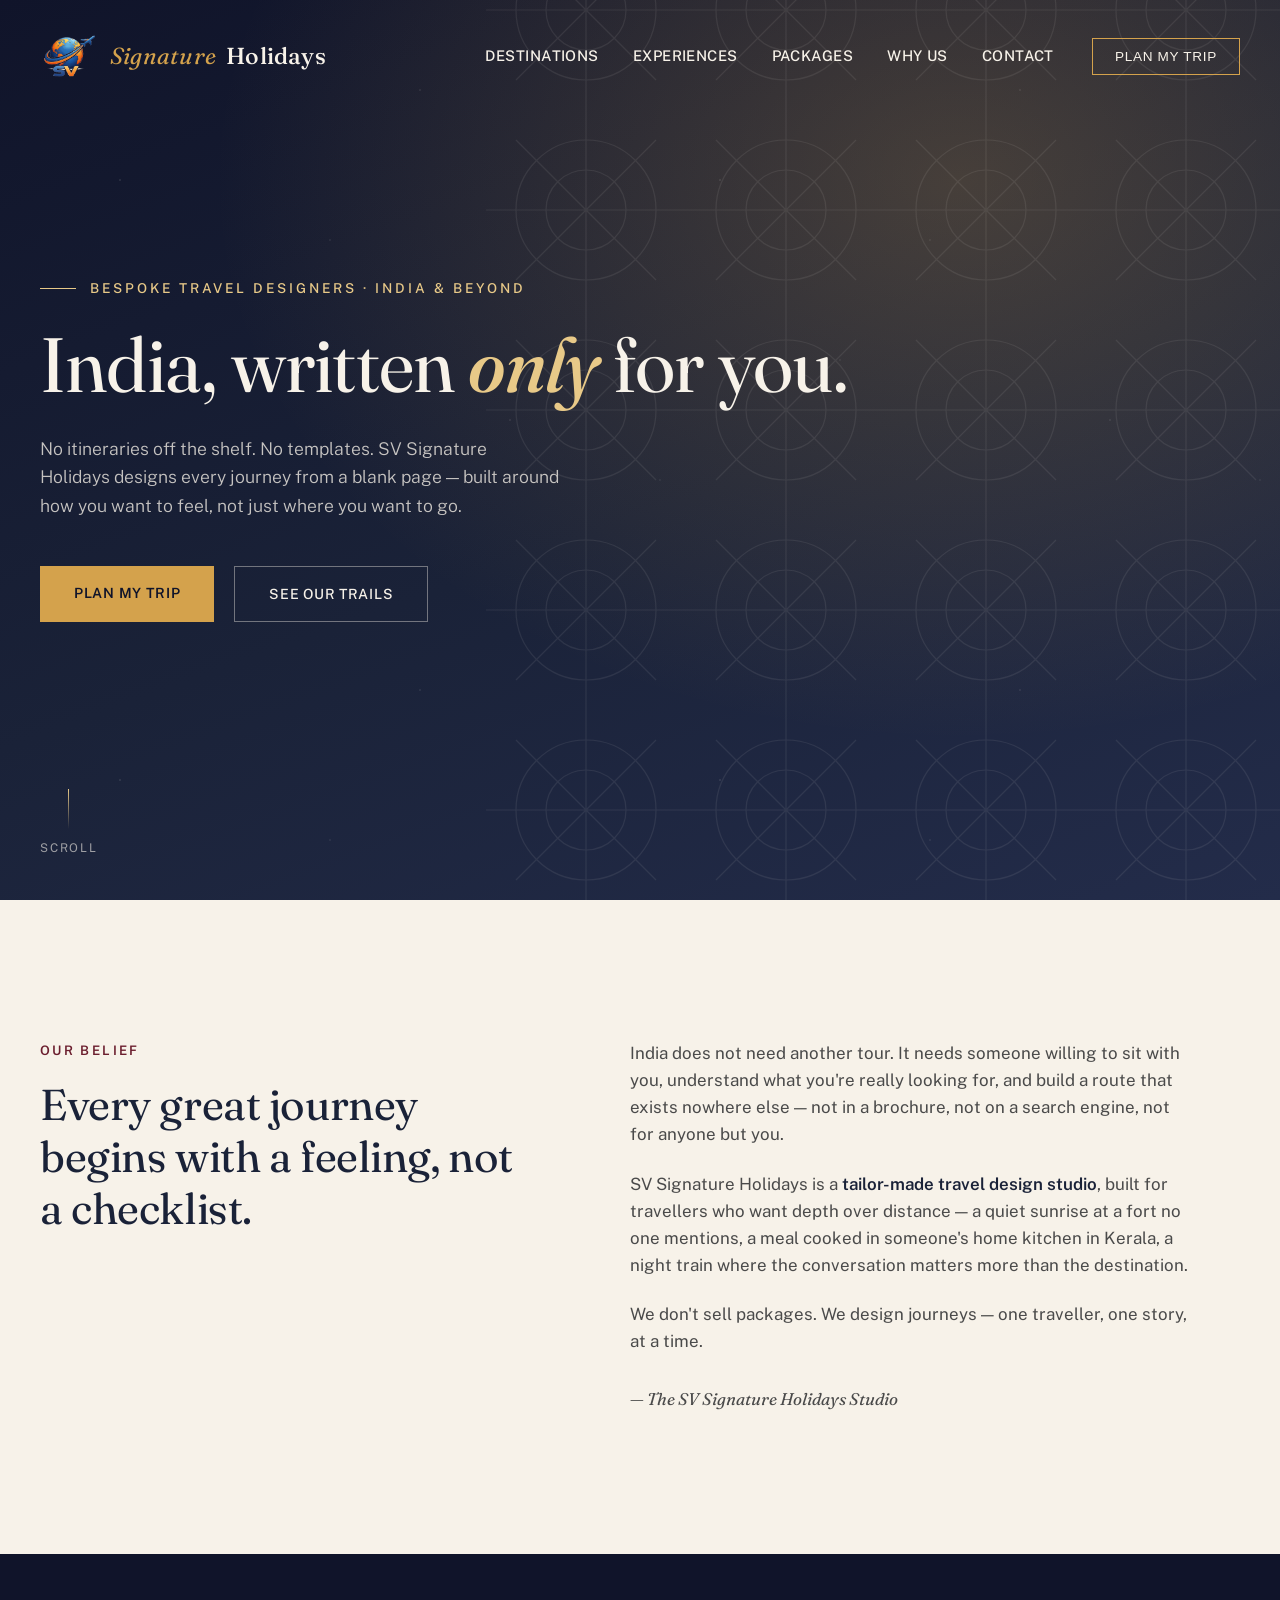
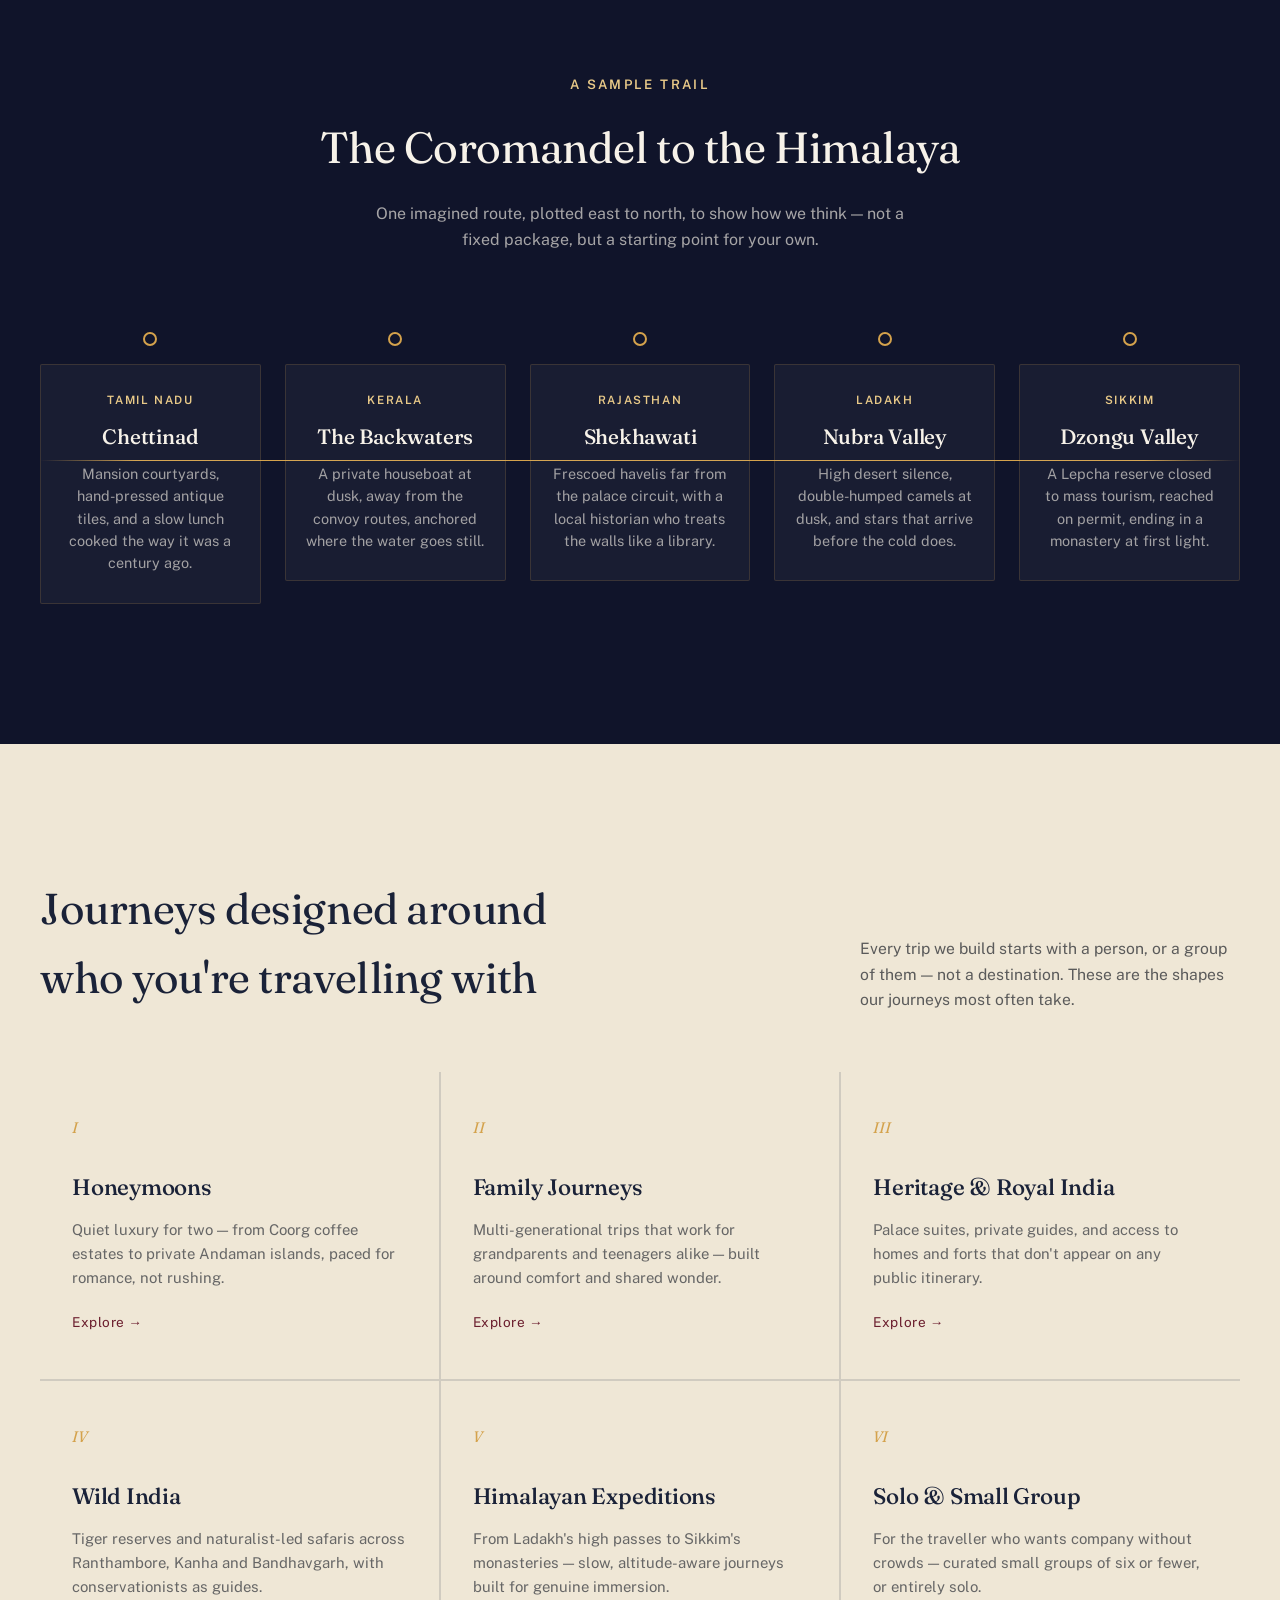
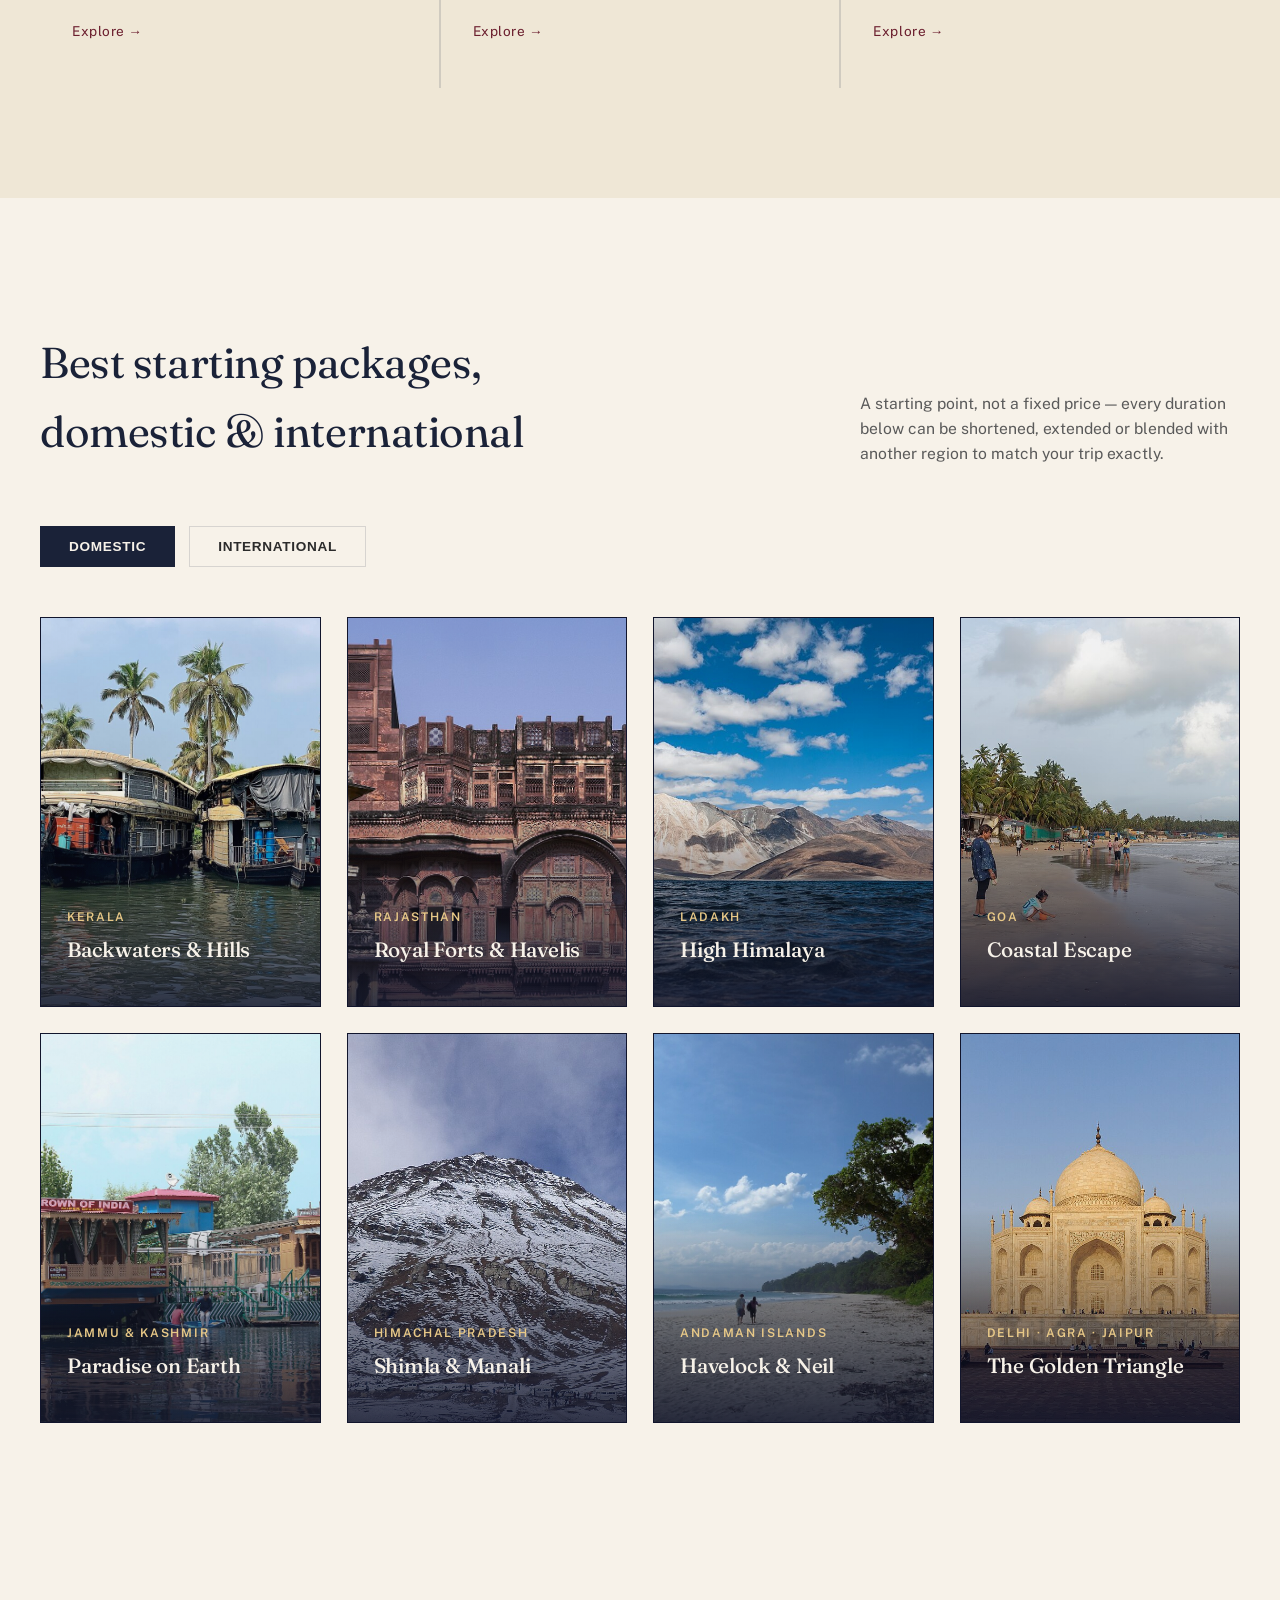
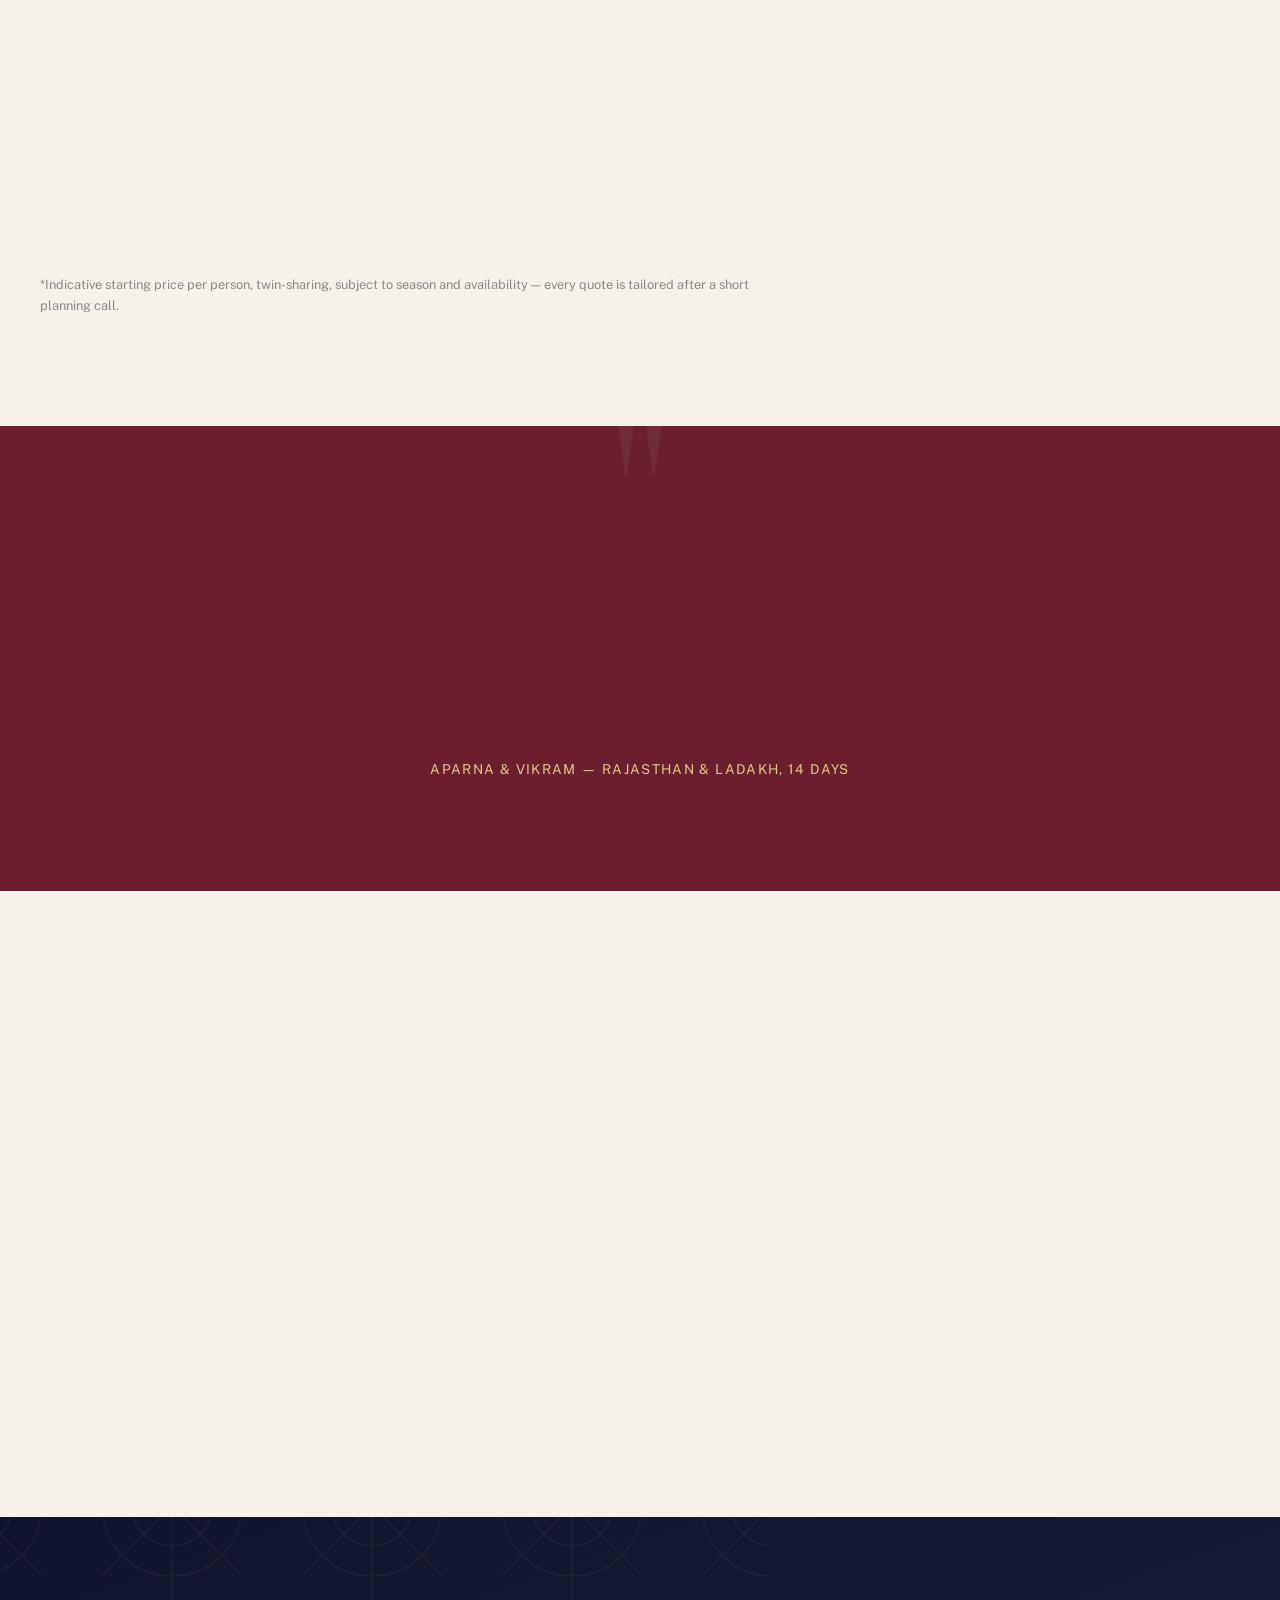
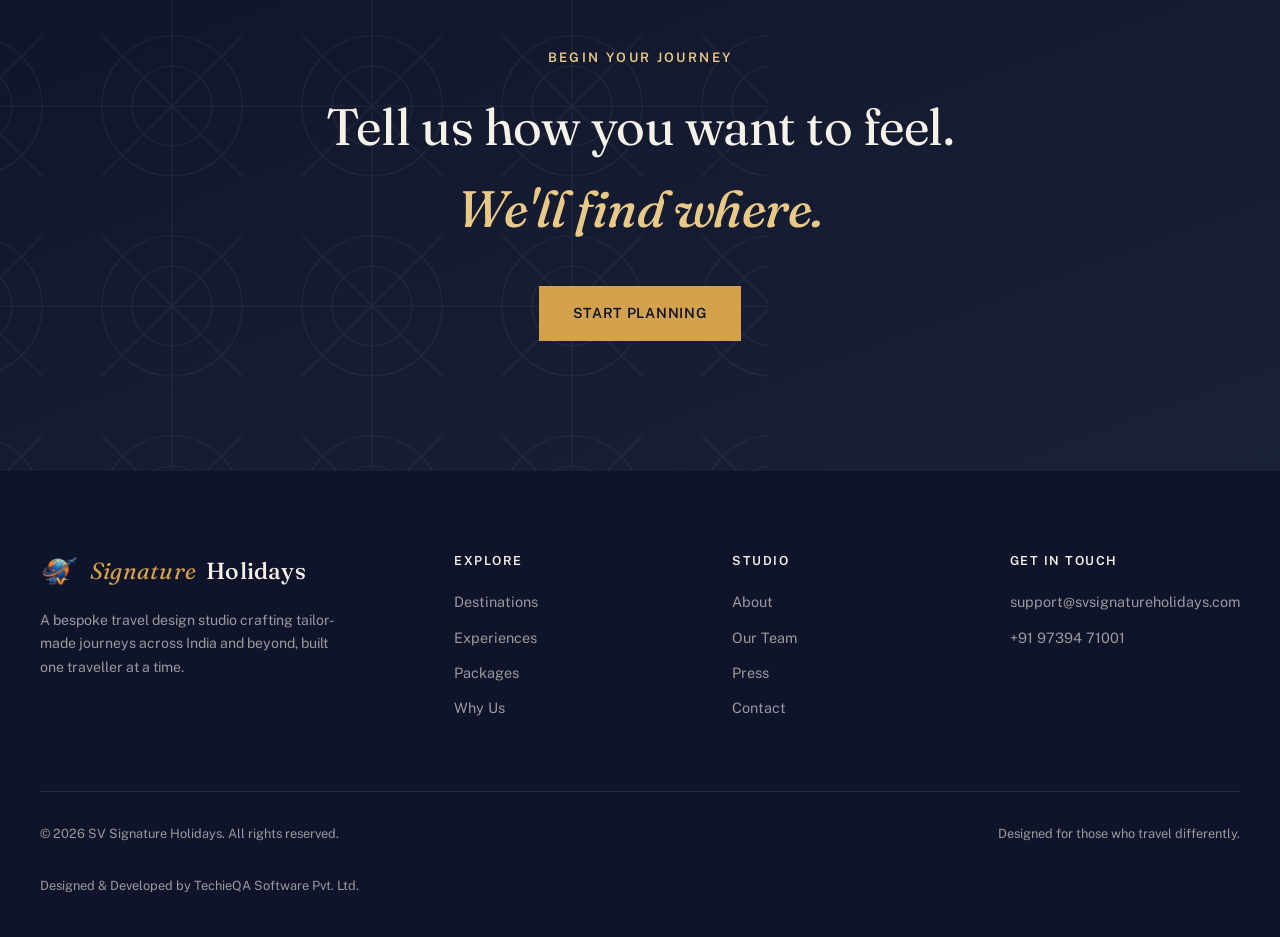
<file: index.html>
<!DOCTYPE html>
<html lang="en">
<head>
<meta charset="UTF-8">
<meta name="viewport" content="width=device-width, initial-scale=1.0">
<title>SV Signature Holidays — Bespoke Luxury Travel, Crafted Across India</title>
<meta name="description" content="Bespoke, tailor-made holiday packages across India and abroad — Kerala, Rajasthan, Ladakh, Goa, Bali, Switzerland, Maldives &amp; more. Plan your custom trip today.">
<meta name="keywords" content="SV Signature Holidays, bespoke travel India, tailor-made holidays, luxury travel designer, custom India itinerary, Kerala backwaters package, Rajasthan royal forts tour, Ladakh Himalaya tour, Goa coastal holiday, Jammu Kashmir tour package, Himachal Shimla Manali package, Andaman Islands holiday, Golden Triangle tour Delhi Agra Jaipur, Coorg Chikmagalur package, Sikkim Darjeeling tea trail, Bali holiday package, Switzerland Alpine tour, Dubai Abu Dhabi package, Maldives overwater escape, Malaysia Kuala Lumpur Langkawi tour, Thailand Phuket Bangkok package, Vietnam Hanoi Halong Bay tour, Singapore holiday package, Sri Lanka Colombo Kandy tour, domestic and international holiday packages">
<meta name="robots" content="index, follow">
<meta name="author" content="SV Signature Holidays">
<meta name="theme-color" content="#1A2238">
<link rel="canonical" href="https://svsignatureholidays.com/">

<meta property="og:type" content="website">
<meta property="og:site_name" content="SV Signature Holidays">
<meta property="og:locale" content="en_IN">
<meta property="og:url" content="https://svsignatureholidays.com/">
<meta property="og:title" content="SV Signature Holidays — Bespoke Luxury Travel, Crafted Across India">
<meta property="og:description" content="No itineraries off the shelf. SV Signature Holidays designs every journey from a blank page — across India and international destinations like Bali, Switzerland, Dubai, Maldives and more.">
<meta property="og:image" content="https://svsignatureholidays.com/assets/logo.png">
<meta property="og:image:width" content="678">
<meta property="og:image:height" content="688">

<meta name="twitter:card" content="summary_large_image">
<meta name="twitter:title" content="SV Signature Holidays — Bespoke Luxury Travel, Crafted Across India">
<meta name="twitter:description" content="No itineraries off the shelf. SV Signature Holidays designs every journey from a blank page — across India and international destinations.">
<meta name="twitter:image" content="https://svsignatureholidays.com/assets/logo.png">

<link rel="icon" href="assets/favicon.ico" sizes="any">
<link rel="icon" type="image/png" sizes="32x32" href="assets/favicon-32.png">
<link rel="icon" type="image/png" sizes="16x16" href="assets/favicon-16.png">
<link rel="icon" type="image/png" sizes="192x192" href="assets/favicon-192.png">
<link rel="apple-touch-icon" sizes="180x180" href="assets/apple-touch-icon.png">
<link rel="preconnect" href="https://fonts.googleapis.com">
<link rel="preconnect" href="https://fonts.gstatic.com" crossorigin>
<link href="https://fonts.googleapis.com/css2?family=Fraunces:ital,opsz,wght@0,9..144,300;0,9..144,400;0,9..144,500;0,9..144,600;1,9..144,400;1,9..144,500&family=Public+Sans:wght@300;400;500;600;700&display=swap" rel="stylesheet">
<link rel="stylesheet" href="assets/css/style.css">
<script type="application/ld+json">
{
  "@context": "https://schema.org",
  "@type": "TravelAgency",
  "name": "SV Signature Holidays",
  "url": "https://svsignatureholidays.com/",
  "logo": "https://svsignatureholidays.com/assets/logo.png",
  "image": "https://svsignatureholidays.com/assets/logo.png",
  "description": "Bespoke, tailor-made travel design studio crafting custom holiday itineraries across India and internationally.",
  "email": "support@svsignatureholidays.com",
  "telephone": "+919739471001",
  "areaServed": ["India", "Indonesia", "Switzerland", "United Arab Emirates", "Maldives", "Malaysia", "Thailand", "Vietnam", "Singapore", "Sri Lanka"]
}
</script>
</head>
<body>

<header id="siteHeader">
  <a href="#top" class="logo"><img src="assets/logo-mark.png" alt="SV Signature Holidays"> <span class="mark">Signature</span> Holidays</a>
  <button class="hamburger" id="hamburgerBtn" aria-label="Toggle menu" aria-expanded="false" aria-controls="navPanel">
    <span></span><span></span><span></span>
  </button>
  <nav id="navPanel">
    <a href="#top" class="nav-logo"><img src="assets/logo-mark.png" alt="SV Signature Holidays"> <span><span class="mark">Signature</span> Holidays</span></a>
    <div class="nav-links">
      <a class="nav-link" href="#trail">Destinations</a>
      <a class="nav-link" href="#experiences">Experiences</a>
      <a class="nav-link" href="#packages">Packages</a>
      <a class="nav-link" href="#why">Why Us</a>
      <a class="nav-link" href="#contact">Contact</a>
    </div>
    <button class="enquire-btn">Plan My Trip</button>
  </nav>
  <div class="nav-backdrop" id="navBackdrop"></div>
</header>

<section class="hero" id="top">
  <div class="hero-jali"></div>
  <div class="hero-content">
    <div class="hero-eyebrow">Bespoke Travel Designers · India &amp; Beyond</div>
    <h1>India, written <em>only</em> for you.</h1>
    <p class="hero-sub">No itineraries off the shelf. No templates. SV Signature Holidays designs every journey from a blank page — built around how you want to feel, not just where you want to go.</p>
    <div class="hero-ctas">
      <a href="#contact" class="btn-primary">Plan My Trip</a>
      <a href="#trail" class="btn-ghost">See Our Trails</a>
    </div>
  </div>
  <div class="scroll-cue"><span class="line"></span>Scroll</div>
</section>

<section class="philosophy">
  <div class="wrap">
    <div>
      <div class="philosophy-label">Our Belief</div>
      <h2>Every great journey begins with a feeling, not a checklist.</h2>
    </div>
    <div class="philosophy-body reveal">
      <p>India does not need another tour. It needs someone willing to sit with you, understand what you're really looking for, and build a route that exists nowhere else — not in a brochure, not on a search engine, not for anyone but you.</p>
      <p>SV Signature Holidays is a <strong>tailor-made travel design studio</strong>, built for travellers who want depth over distance — a quiet sunrise at a fort no one mentions, a meal cooked in someone's home kitchen in Kerala, a night train where the conversation matters more than the destination.</p>
      <p>We don't sell packages. We design journeys — one traveller, one story, at a time.</p>
      <p class="signoff">— The SV Signature Holidays Studio</p>
    </div>
  </div>
</section>

<section class="trail-section" id="trail">
  <div class="trail-header reveal">
    <div class="philosophy-label">A Sample Trail</div>
    <h2>The Coromandel to the Himalaya</h2>
    <p>One imagined route, plotted east to north, to show how we think — not a fixed package, but a starting point for your own.</p>
  </div>
  <div class="trail-track">
    <div class="trail-line"></div>
    <div class="trail-stops">
      <div class="stop reveal">
        <div class="stop-dot"></div>
        <div class="stop-card">
          <div class="stop-region">Tamil Nadu</div>
          <h3>Chettinad</h3>
          <p>Mansion courtyards, hand-pressed antique tiles, and a slow lunch cooked the way it was a century ago.</p>
        </div>
      </div>
      <div class="stop reveal">
        <div class="stop-dot"></div>
        <div class="stop-card">
          <div class="stop-region">Kerala</div>
          <h3>The Backwaters</h3>
          <p>A private houseboat at dusk, away from the convoy routes, anchored where the water goes still.</p>
        </div>
      </div>
      <div class="stop reveal">
        <div class="stop-dot"></div>
        <div class="stop-card">
          <div class="stop-region">Rajasthan</div>
          <h3>Shekhawati</h3>
          <p>Frescoed havelis far from the palace circuit, with a local historian who treats the walls like a library.</p>
        </div>
      </div>
      <div class="stop reveal">
        <div class="stop-dot"></div>
        <div class="stop-card">
          <div class="stop-region">Ladakh</div>
          <h3>Nubra Valley</h3>
          <p>High desert silence, double-humped camels at dusk, and stars that arrive before the cold does.</p>
        </div>
      </div>
      <div class="stop reveal">
        <div class="stop-dot"></div>
        <div class="stop-card">
          <div class="stop-region">Sikkim</div>
          <h3>Dzongu Valley</h3>
          <p>A Lepcha reserve closed to mass tourism, reached on permit, ending in a monastery at first light.</p>
        </div>
      </div>
    </div>
  </div>
</section>

<section class="experiences" id="experiences">
  <div class="wrap">
    <div class="exp-top reveal">
      <h2>Journeys designed around who you're travelling with</h2>
      <p>Every trip we build starts with a person, or a group of them — not a destination. These are the shapes our journeys most often take.</p>
    </div>
    <div class="exp-grid">
      <div class="exp-card reveal">
        <span class="exp-num">I</span>
        <h3>Honeymoons</h3>
        <p>Quiet luxury for two — from Coorg coffee estates to private Andaman islands, paced for romance, not rushing.</p>
        <span class="exp-arrow">Explore →</span>
      </div>
      <div class="exp-card reveal">
        <span class="exp-num">II</span>
        <h3>Family Journeys</h3>
        <p>Multi-generational trips that work for grandparents and teenagers alike — built around comfort and shared wonder.</p>
        <span class="exp-arrow">Explore →</span>
      </div>
      <div class="exp-card reveal">
        <span class="exp-num">III</span>
        <h3>Heritage &amp; Royal India</h3>
        <p>Palace suites, private guides, and access to homes and forts that don't appear on any public itinerary.</p>
        <span class="exp-arrow">Explore →</span>
      </div>
      <div class="exp-card reveal">
        <span class="exp-num">IV</span>
        <h3>Wild India</h3>
        <p>Tiger reserves and naturalist-led safaris across Ranthambore, Kanha and Bandhavgarh, with conservationists as guides.</p>
        <span class="exp-arrow">Explore →</span>
      </div>
      <div class="exp-card reveal">
        <span class="exp-num">V</span>
        <h3>Himalayan Expeditions</h3>
        <p>From Ladakh's high passes to Sikkim's monasteries — slow, altitude-aware journeys built for genuine immersion.</p>
        <span class="exp-arrow">Explore →</span>
      </div>
      <div class="exp-card reveal">
        <span class="exp-num">VI</span>
        <h3>Solo &amp; Small Group</h3>
        <p>For the traveller who wants company without crowds — curated small groups of six or fewer, or entirely solo.</p>
        <span class="exp-arrow">Explore →</span>
      </div>
    </div>
  </div>
</section>

<section class="packages" id="packages">
  <div class="wrap">
    <div class="exp-top reveal">
      <h2>Best starting packages, domestic &amp; international</h2>
      <p>A starting point, not a fixed price — every duration below can be shortened, extended or blended with another region to match your trip exactly.</p>
    </div>
    <div class="pkg-tabs reveal" role="tablist">
      <button class="pkg-tab active" data-target="pkg-domestic" role="tab" aria-selected="true">Domestic</button>
      <button class="pkg-tab" data-target="pkg-international" role="tab" aria-selected="false">International</button>
    </div>

    <div class="pkg-grid is-active" id="pkg-domestic">
      <div class="pkg-card reveal" tabindex="0">
        <div class="pkg-card-inner">
          <div class="pkg-card-face pkg-card-front">
            <img src="assets/img/kerala.jpg" alt="Kerala - Backwaters and Hills" loading="lazy">
            <div class="pkg-face-scrim"></div>
            <div class="pkg-face-text">
              <div class="pkg-region">Kerala</div>
              <h3>Backwaters &amp; Hills</h3>
            </div>
          </div>
          <div class="pkg-card-face pkg-card-back">
            <div class="pkg-region">Kerala</div>
            <h3>Backwaters &amp; Hills</h3>
            <div class="pkg-durations">
              <span>4N / 5D</span><span>6N / 7D</span>
            </div>
            <p>Houseboat nights on the backwaters paired with tea-estate mornings in Munnar.</p>
            <div class="pkg-price">Starting from <strong>₹XX,XXX*</strong> <span>/ person</span></div>
            <a href="https://wa.me/919739471001?text=Hi%21%20I%27m%20interested%20in%20the%20Kerala%20-%20Backwaters%20%26%20Hills%20package.%20Could%20you%20share%20more%20details%3F" class="text-cta" target="_blank" rel="noopener">Enquire Now →</a>
          </div>
        </div>
      </div>
      <div class="pkg-card reveal" tabindex="0">
        <div class="pkg-card-inner">
          <div class="pkg-card-face pkg-card-front">
            <img src="assets/img/rajasthan.jpg" alt="Rajasthan - Royal Forts and Havelis" loading="lazy">
            <div class="pkg-face-scrim"></div>
            <div class="pkg-face-text">
              <div class="pkg-region">Rajasthan</div>
              <h3>Royal Forts &amp; Havelis</h3>
            </div>
          </div>
          <div class="pkg-card-face pkg-card-back">
            <div class="pkg-region">Rajasthan</div>
            <h3>Royal Forts &amp; Havelis</h3>
            <div class="pkg-durations">
              <span>5N / 6D</span><span>8N / 9D</span>
            </div>
            <p>Palace stays, frescoed havelis and a private historian-led trail across the desert circuit.</p>
            <div class="pkg-price">Starting from <strong>₹XX,XXX*</strong> <span>/ person</span></div>
            <a href="https://wa.me/919739471001?text=Hi%21%20I%27m%20interested%20in%20the%20Rajasthan%20-%20Royal%20Forts%20%26%20Havelis%20package.%20Could%20you%20share%20more%20details%3F" class="text-cta" target="_blank" rel="noopener">Enquire Now →</a>
          </div>
        </div>
      </div>
      <div class="pkg-card reveal" tabindex="0">
        <div class="pkg-card-inner">
          <div class="pkg-card-face pkg-card-front">
            <img src="assets/img/ladakh.jpg" alt="Ladakh - High Himalaya" loading="lazy">
            <div class="pkg-face-scrim"></div>
            <div class="pkg-face-text">
              <div class="pkg-region">Ladakh</div>
              <h3>High Himalaya</h3>
            </div>
          </div>
          <div class="pkg-card-face pkg-card-back">
            <div class="pkg-region">Ladakh</div>
            <h3>High Himalaya</h3>
            <div class="pkg-durations">
              <span>6N / 7D</span><span>9N / 10D</span>
            </div>
            <p>Nubra Valley, Pangong Tso and monastery mornings, paced for altitude and awe.</p>
            <div class="pkg-price">Starting from <strong>₹XX,XXX*</strong> <span>/ person</span></div>
            <a href="https://wa.me/919739471001?text=Hi%21%20I%27m%20interested%20in%20the%20Ladakh%20-%20High%20Himalaya%20package.%20Could%20you%20share%20more%20details%3F" class="text-cta" target="_blank" rel="noopener">Enquire Now →</a>
          </div>
        </div>
      </div>
      <div class="pkg-card reveal" tabindex="0">
        <div class="pkg-card-inner">
          <div class="pkg-card-face pkg-card-front">
            <img src="assets/img/goa.jpg" alt="Goa - Coastal Escape" loading="lazy">
            <div class="pkg-face-scrim"></div>
            <div class="pkg-face-text">
              <div class="pkg-region">Goa</div>
              <h3>Coastal Escape</h3>
            </div>
          </div>
          <div class="pkg-card-face pkg-card-back">
            <div class="pkg-region">Goa</div>
            <h3>Coastal Escape</h3>
            <div class="pkg-durations">
              <span>3N / 4D</span><span>5N / 6D</span>
            </div>
            <p>Quiet-beach stays away from the strip, with a private sunset cruise built in.</p>
            <div class="pkg-price">Starting from <strong>₹XX,XXX*</strong> <span>/ person</span></div>
            <a href="https://wa.me/919739471001?text=Hi%21%20I%27m%20interested%20in%20the%20Goa%20-%20Coastal%20Escape%20package.%20Could%20you%20share%20more%20details%3F" class="text-cta" target="_blank" rel="noopener">Enquire Now →</a>
          </div>
        </div>
      </div>
      <div class="pkg-card reveal" tabindex="0">
        <div class="pkg-card-inner">
          <div class="pkg-card-face pkg-card-front">
            <img src="assets/img/kashmir.jpg" alt="Jammu and Kashmir - Paradise on Earth" loading="lazy">
            <div class="pkg-face-scrim"></div>
            <div class="pkg-face-text">
              <div class="pkg-region">Jammu &amp; Kashmir</div>
              <h3>Paradise on Earth</h3>
            </div>
          </div>
          <div class="pkg-card-face pkg-card-back">
            <div class="pkg-region">Jammu &amp; Kashmir</div>
            <h3>Paradise on Earth</h3>
            <div class="pkg-durations">
              <span>4N / 5D</span><span>6N / 7D</span>
            </div>
            <p>Srinagar houseboats, Gulmarg's gondola and the meadows of Pahalgam.</p>
            <div class="pkg-price">Starting from <strong>₹XX,XXX*</strong> <span>/ person</span></div>
            <a href="https://wa.me/919739471001?text=Hi%21%20I%27m%20interested%20in%20the%20Jammu%20%26%20Kashmir%20-%20Paradise%20on%20Earth%20package.%20Could%20you%20share%20more%20details%3F" class="text-cta" target="_blank" rel="noopener">Enquire Now →</a>
          </div>
        </div>
      </div>
      <div class="pkg-card reveal" tabindex="0">
        <div class="pkg-card-inner">
          <div class="pkg-card-face pkg-card-front">
            <img src="assets/img/himachal.jpg" alt="Himachal Pradesh - Shimla and Manali" loading="lazy">
            <div class="pkg-face-scrim"></div>
            <div class="pkg-face-text">
              <div class="pkg-region">Himachal Pradesh</div>
              <h3>Shimla &amp; Manali</h3>
            </div>
          </div>
          <div class="pkg-card-face pkg-card-back">
            <div class="pkg-region">Himachal Pradesh</div>
            <h3>Shimla &amp; Manali</h3>
            <div class="pkg-durations">
              <span>5N / 6D</span><span>7N / 8D</span>
            </div>
            <p>Colonial hill towns, pine-covered valleys and a private Solang drive.</p>
            <div class="pkg-price">Starting from <strong>₹XX,XXX*</strong> <span>/ person</span></div>
            <a href="https://wa.me/919739471001?text=Hi%21%20I%27m%20interested%20in%20the%20Himachal%20Pradesh%20-%20Shimla%20%26%20Manali%20package.%20Could%20you%20share%20more%20details%3F" class="text-cta" target="_blank" rel="noopener">Enquire Now →</a>
          </div>
        </div>
      </div>
      <div class="pkg-card reveal" tabindex="0">
        <div class="pkg-card-inner">
          <div class="pkg-card-face pkg-card-front">
            <img src="assets/img/andaman.jpg" alt="Andaman Islands - Havelock and Neil" loading="lazy">
            <div class="pkg-face-scrim"></div>
            <div class="pkg-face-text">
              <div class="pkg-region">Andaman Islands</div>
              <h3>Havelock &amp; Neil</h3>
            </div>
          </div>
          <div class="pkg-card-face pkg-card-back">
            <div class="pkg-region">Andaman Islands</div>
            <h3>Havelock &amp; Neil</h3>
            <div class="pkg-durations">
              <span>4N / 5D</span><span>6N / 7D</span>
            </div>
            <p>Radhanagar's white sand, coral reefs, and an island-hopping ferry route.</p>
            <div class="pkg-price">Starting from <strong>₹XX,XXX*</strong> <span>/ person</span></div>
            <a href="https://wa.me/919739471001?text=Hi%21%20I%27m%20interested%20in%20the%20Andaman%20Islands%20-%20Havelock%20%26%20Neil%20package.%20Could%20you%20share%20more%20details%3F" class="text-cta" target="_blank" rel="noopener">Enquire Now →</a>
          </div>
        </div>
      </div>
      <div class="pkg-card reveal" tabindex="0">
        <div class="pkg-card-inner">
          <div class="pkg-card-face pkg-card-front">
            <img src="assets/img/golden-triangle.jpg" alt="Delhi · Agra · Jaipur - The Golden Triangle" loading="lazy">
            <div class="pkg-face-scrim"></div>
            <div class="pkg-face-text">
              <div class="pkg-region">Delhi · Agra · Jaipur</div>
              <h3>The Golden Triangle</h3>
            </div>
          </div>
          <div class="pkg-card-face pkg-card-back">
            <div class="pkg-region">Delhi · Agra · Jaipur</div>
            <h3>The Golden Triangle</h3>
            <div class="pkg-durations">
              <span>4N / 5D</span><span>6N / 7D</span>
            </div>
            <p>The Taj at sunrise, Mughal forts and Jaipur's Pink City bazaars.</p>
            <div class="pkg-price">Starting from <strong>₹XX,XXX*</strong> <span>/ person</span></div>
            <a href="https://wa.me/919739471001?text=Hi%21%20I%27m%20interested%20in%20the%20Delhi%20%C2%B7%20Agra%20%C2%B7%20Jaipur%20-%20The%20Golden%20Triangle%20package.%20Could%20you%20share%20more%20details%3F" class="text-cta" target="_blank" rel="noopener">Enquire Now →</a>
          </div>
        </div>
      </div>
      <div class="pkg-card reveal" tabindex="0">
        <div class="pkg-card-inner">
          <div class="pkg-card-face pkg-card-front">
            <img src="assets/img/karnataka.jpg" alt="Karnataka - Coorg and Chikmagalur" loading="lazy">
            <div class="pkg-face-scrim"></div>
            <div class="pkg-face-text">
              <div class="pkg-region">Karnataka</div>
              <h3>Coorg &amp; Chikmagalur</h3>
            </div>
          </div>
          <div class="pkg-card-face pkg-card-back">
            <div class="pkg-region">Karnataka</div>
            <h3>Coorg &amp; Chikmagalur</h3>
            <div class="pkg-durations">
              <span>3N / 4D</span><span>5N / 6D</span>
            </div>
            <p>Coffee-estate stays, misty waterfalls and a Dubare elephant camp morning.</p>
            <div class="pkg-price">Starting from <strong>₹XX,XXX*</strong> <span>/ person</span></div>
            <a href="https://wa.me/919739471001?text=Hi%21%20I%27m%20interested%20in%20the%20Karnataka%20-%20Coorg%20%26%20Chikmagalur%20package.%20Could%20you%20share%20more%20details%3F" class="text-cta" target="_blank" rel="noopener">Enquire Now →</a>
          </div>
        </div>
      </div>
      <div class="pkg-card reveal" tabindex="0">
        <div class="pkg-card-inner">
          <div class="pkg-card-face pkg-card-front">
            <img src="assets/img/sikkim.jpg" alt="Sikkim and Darjeeling - The Himalayan Tea Trail" loading="lazy">
            <div class="pkg-face-scrim"></div>
            <div class="pkg-face-text">
              <div class="pkg-region">Sikkim &amp; Darjeeling</div>
              <h3>The Himalayan Tea Trail</h3>
            </div>
          </div>
          <div class="pkg-card-face pkg-card-back">
            <div class="pkg-region">Sikkim &amp; Darjeeling</div>
            <h3>The Himalayan Tea Trail</h3>
            <div class="pkg-durations">
              <span>5N / 6D</span><span>7N / 8D</span>
            </div>
            <p>Tea-garden mornings, toy-train rides and views of the Kanchenjunga.</p>
            <div class="pkg-price">Starting from <strong>₹XX,XXX*</strong> <span>/ person</span></div>
            <a href="https://wa.me/919739471001?text=Hi%21%20I%27m%20interested%20in%20the%20Sikkim%20%26%20Darjeeling%20-%20The%20Himalayan%20Tea%20Trail%20package.%20Could%20you%20share%20more%20details%3F" class="text-cta" target="_blank" rel="noopener">Enquire Now →</a>
          </div>
        </div>
      </div>
    </div>

    <div class="pkg-grid" id="pkg-international">
      <div class="pkg-card reveal" tabindex="0">
        <div class="pkg-card-inner">
          <div class="pkg-card-face pkg-card-front">
            <img src="assets/img/bali.jpg" alt="Indonesia - Bali" loading="lazy">
            <div class="pkg-face-scrim"></div>
            <div class="pkg-face-text">
              <div class="pkg-region">Indonesia</div>
              <h3>Bali</h3>
            </div>
          </div>
          <div class="pkg-card-face pkg-card-back">
            <div class="pkg-region">Indonesia</div>
            <h3>Bali</h3>
            <div class="pkg-durations">
              <span>4N / 5D</span><span>6N / 7D</span>
            </div>
            <p>Rice-terrace villas, temple mornings and a private Nusa Penida boat day.</p>
            <div class="pkg-price">Starting from <strong>₹15,000*</strong> <span>/ person</span></div>
            <a href="https://wa.me/919739471001?text=Hi%21%20I%27m%20interested%20in%20the%20Indonesia%20-%20Bali%20package.%20Could%20you%20share%20more%20details%3F" class="text-cta" target="_blank" rel="noopener">Enquire Now →</a>
          </div>
        </div>
      </div>
      <div class="pkg-card reveal" tabindex="0">
        <div class="pkg-card-inner">
          <div class="pkg-card-face pkg-card-front">
            <img src="assets/img/switzerland.jpg" alt="Switzerland - Alpine Trail" loading="lazy">
            <div class="pkg-face-scrim"></div>
            <div class="pkg-face-text">
              <div class="pkg-region">Switzerland</div>
              <h3>Alpine Trail</h3>
            </div>
          </div>
          <div class="pkg-card-face pkg-card-back">
            <div class="pkg-region">Switzerland</div>
            <h3>Alpine Trail</h3>
            <div class="pkg-durations">
              <span>6N / 7D</span><span>9N / 10D</span>
            </div>
            <p>Glacier railways, lakeside towns and a private chalet night in the Alps.</p>
            <div class="pkg-price">Starting from <strong>₹20,000*</strong> <span>/ person</span></div>
            <a href="https://wa.me/919739471001?text=Hi%21%20I%27m%20interested%20in%20the%20Switzerland%20-%20Alpine%20Trail%20package.%20Could%20you%20share%20more%20details%3F" class="text-cta" target="_blank" rel="noopener">Enquire Now →</a>
          </div>
        </div>
      </div>
      <div class="pkg-card reveal" tabindex="0">
        <div class="pkg-card-inner">
          <div class="pkg-card-face pkg-card-front">
            <img src="assets/img/dubai.jpg" alt="UAE - Dubai and Abu Dhabi" loading="lazy">
            <div class="pkg-face-scrim"></div>
            <div class="pkg-face-text">
              <div class="pkg-region">UAE</div>
              <h3>Dubai &amp; Abu Dhabi</h3>
            </div>
          </div>
          <div class="pkg-card-face pkg-card-back">
            <div class="pkg-region">UAE</div>
            <h3>Dubai &amp; Abu Dhabi</h3>
            <div class="pkg-durations">
              <span>3N / 4D</span><span>5N / 6D</span>
            </div>
            <p>Skyline luxury balanced with a desert overnight under open stars.</p>
            <div class="pkg-price">Starting from <strong>₹25,000*</strong> <span>/ person</span></div>
            <a href="https://wa.me/919739471001?text=Hi%21%20I%27m%20interested%20in%20the%20UAE%20-%20Dubai%20%26%20Abu%20Dhabi%20package.%20Could%20you%20share%20more%20details%3F" class="text-cta" target="_blank" rel="noopener">Enquire Now →</a>
          </div>
        </div>
      </div>
      <div class="pkg-card reveal" tabindex="0">
        <div class="pkg-card-inner">
          <div class="pkg-card-face pkg-card-front">
            <img src="assets/img/maldives.jpg" alt="Maldives - Overwater Escape" loading="lazy">
            <div class="pkg-face-scrim"></div>
            <div class="pkg-face-text">
              <div class="pkg-region">Maldives</div>
              <h3>Overwater Escape</h3>
            </div>
          </div>
          <div class="pkg-card-face pkg-card-back">
            <div class="pkg-region">Maldives</div>
            <h3>Overwater Escape</h3>
            <div class="pkg-durations">
              <span>4N / 5D</span><span>6N / 7D</span>
            </div>
            <p>A private overwater villa, reef snorkelling, and a sandbank dinner for two.</p>
            <div class="pkg-price">Starting from <strong>₹25,000*</strong> <span>/ person</span></div>
            <a href="https://wa.me/919739471001?text=Hi%21%20I%27m%20interested%20in%20the%20Maldives%20-%20Overwater%20Escape%20package.%20Could%20you%20share%20more%20details%3F" class="text-cta" target="_blank" rel="noopener">Enquire Now →</a>
          </div>
        </div>
      </div>
      <div class="pkg-card reveal" tabindex="0">
        <div class="pkg-card-inner">
          <div class="pkg-card-face pkg-card-front">
            <img src="assets/img/malaysia.jpg" alt="Malaysia - Kuala Lumpur and Langkawi" loading="lazy">
            <div class="pkg-face-scrim"></div>
            <div class="pkg-face-text">
              <div class="pkg-region">Malaysia</div>
              <h3>Kuala Lumpur &amp; Langkawi</h3>
            </div>
          </div>
          <div class="pkg-card-face pkg-card-back">
            <div class="pkg-region">Malaysia</div>
            <h3>Kuala Lumpur &amp; Langkawi</h3>
            <div class="pkg-durations">
              <span>4N / 5D</span><span>6N / 7D</span>
            </div>
            <p>Twin Towers skyline nights paired with a private Langkawi island escape.</p>
            <div class="pkg-price">Starting from <strong>₹XX,XXX*</strong> <span>/ person</span></div>
            <a href="https://wa.me/919739471001?text=Hi%21%20I%27m%20interested%20in%20the%20Malaysia%20-%20Kuala%20Lumpur%20%26%20Langkawi%20package.%20Could%20you%20share%20more%20details%3F" class="text-cta" target="_blank" rel="noopener">Enquire Now →</a>
          </div>
        </div>
      </div>
      <div class="pkg-card reveal" tabindex="0">
        <div class="pkg-card-inner">
          <div class="pkg-card-face pkg-card-front">
            <img src="assets/img/thailand.jpg" alt="Thailand - Phuket and Bangkok" loading="lazy">
            <div class="pkg-face-scrim"></div>
            <div class="pkg-face-text">
              <div class="pkg-region">Thailand</div>
              <h3>Phuket &amp; Bangkok</h3>
            </div>
          </div>
          <div class="pkg-card-face pkg-card-back">
            <div class="pkg-region">Thailand</div>
            <h3>Phuket &amp; Bangkok</h3>
            <div class="pkg-durations">
              <span>4N / 5D</span><span>6N / 7D</span>
            </div>
            <p>Andaman beach days, a Phi Phi speedboat run and Bangkok's night markets.</p>
            <div class="pkg-price">Starting from <strong>₹XX,XXX*</strong> <span>/ person</span></div>
            <a href="https://wa.me/919739471001?text=Hi%21%20I%27m%20interested%20in%20the%20Thailand%20-%20Phuket%20%26%20Bangkok%20package.%20Could%20you%20share%20more%20details%3F" class="text-cta" target="_blank" rel="noopener">Enquire Now →</a>
          </div>
        </div>
      </div>
      <div class="pkg-card reveal" tabindex="0">
        <div class="pkg-card-inner">
          <div class="pkg-card-face pkg-card-front">
            <img src="assets/img/vietnam.jpg" alt="Vietnam - Hanoi and Halong Bay" loading="lazy">
            <div class="pkg-face-scrim"></div>
            <div class="pkg-face-text">
              <div class="pkg-region">Vietnam</div>
              <h3>Hanoi &amp; Halong Bay</h3>
            </div>
          </div>
          <div class="pkg-card-face pkg-card-back">
            <div class="pkg-region">Vietnam</div>
            <h3>Hanoi &amp; Halong Bay</h3>
            <div class="pkg-durations">
              <span>5N / 6D</span><span>7N / 8D</span>
            </div>
            <p>An overnight cruise among Halong's limestone karsts and Hanoi's old quarter.</p>
            <div class="pkg-price">Starting from <strong>₹XX,XXX*</strong> <span>/ person</span></div>
            <a href="https://wa.me/919739471001?text=Hi%21%20I%27m%20interested%20in%20the%20Vietnam%20-%20Hanoi%20%26%20Halong%20Bay%20package.%20Could%20you%20share%20more%20details%3F" class="text-cta" target="_blank" rel="noopener">Enquire Now →</a>
          </div>
        </div>
      </div>
      <div class="pkg-card reveal" tabindex="0">
        <div class="pkg-card-inner">
          <div class="pkg-card-face pkg-card-front">
            <img src="assets/img/singapore.jpg" alt="Singapore - City and Sentosa" loading="lazy">
            <div class="pkg-face-scrim"></div>
            <div class="pkg-face-text">
              <div class="pkg-region">Singapore</div>
              <h3>City &amp; Sentosa</h3>
            </div>
          </div>
          <div class="pkg-card-face pkg-card-back">
            <div class="pkg-region">Singapore</div>
            <h3>City &amp; Sentosa</h3>
            <div class="pkg-durations">
              <span>3N / 4D</span><span>5N / 6D</span>
            </div>
            <p>Gardens by the Bay evenings and a private Sentosa island day for the family.</p>
            <div class="pkg-price">Starting from <strong>₹XX,XXX*</strong> <span>/ person</span></div>
            <a href="https://wa.me/919739471001?text=Hi%21%20I%27m%20interested%20in%20the%20Singapore%20-%20City%20%26%20Sentosa%20package.%20Could%20you%20share%20more%20details%3F" class="text-cta" target="_blank" rel="noopener">Enquire Now →</a>
          </div>
        </div>
      </div>
      <div class="pkg-card reveal" tabindex="0">
        <div class="pkg-card-inner">
          <div class="pkg-card-face pkg-card-front">
            <img src="assets/img/sri-lanka.jpg" alt="Sri Lanka - Colombo and Kandy" loading="lazy">
            <div class="pkg-face-scrim"></div>
            <div class="pkg-face-text">
              <div class="pkg-region">Sri Lanka</div>
              <h3>Colombo &amp; Kandy</h3>
            </div>
          </div>
          <div class="pkg-card-face pkg-card-back">
            <div class="pkg-region">Sri Lanka</div>
            <h3>Colombo &amp; Kandy</h3>
            <div class="pkg-durations">
              <span>4N / 5D</span><span>6N / 7D</span>
            </div>
            <p>Tea-hill trains, ancient temples and a Bentota beach finish.</p>
            <div class="pkg-price">Starting from <strong>₹XX,XXX*</strong> <span>/ person</span></div>
            <a href="https://wa.me/919739471001?text=Hi%21%20I%27m%20interested%20in%20the%20Sri%20Lanka%20-%20Colombo%20%26%20Kandy%20package.%20Could%20you%20share%20more%20details%3F" class="text-cta" target="_blank" rel="noopener">Enquire Now →</a>
          </div>
        </div>
      </div>
    </div>
    <p class="pkg-note">*Indicative starting price per person, twin-sharing, subject to season and availability — every quote is tailored after a short planning call.</p>
  </div>
</section>

<section class="testimonial-band">
  <div class="wrap">
    <p class="quote reveal">They asked what we wanted to feel before they asked where we wanted to go. That's when we knew this would be different from every trip we'd planned ourselves.</p>
    <div class="attribution">Aparna &amp; Vikram — Rajasthan &amp; Ladakh, 14 days</div>
  </div>
</section>

<section class="why" id="why">
  <div class="wrap">
    <div class="why-top reveal">
      <h2>Why travel with SV Signature Holidays</h2>
    </div>
    <div class="why-grid">
      <div class="why-item reveal">
        <div class="why-icon">100%</div>
        <h4>Fully Tailor-Made</h4>
        <p>No templated tours. Every itinerary is built from scratch around you.</p>
      </div>
      <div class="why-item reveal">
        <div class="why-icon">24/7</div>
        <h4>On-Ground Support</h4>
        <p>A real person reachable throughout your journey, anywhere in India.</p>
      </div>
      <div class="why-item reveal">
        <div class="why-icon">₹0</div>
        <h4>No Planning Fees</h4>
        <p>Detailed, no-obligation proposals before you commit to anything.</p>
      </div>
      <div class="why-item reveal">
        <div class="why-icon">★</div>
        <h4>Local Expertise</h4>
        <p>Specialists who live and travel across the regions they design for you.</p>
      </div>
    </div>
  </div>
</section>

<section class="cta-final" id="contact">
  <div class="hero-jali"></div>
  <div class="wrap">
    <div class="philosophy-label">Begin Your Journey</div>
    <h2>Tell us how you want to feel. <em>We'll find where.</em></h2>
    <a href="mailto:support@svsignatureholidays.com" class="btn-primary">Start Planning</a>
  </div>
</section>

<footer>
  <div class="wrap">
    <div class="footer-grid">
      <div>
        <a href="#top" class="logo"><img src="assets/logo-mark.png" alt="SV Signature Holidays"> <span class="mark">Signature</span> Holidays</a>
        <p>A bespoke travel design studio crafting tailor-made journeys across India and beyond, built one traveller at a time.</p>
      </div>
      <div>
        <h5>Explore</h5>
        <ul>
          <li><a href="#trail">Destinations</a></li>
          <li><a href="#experiences">Experiences</a></li>
          <li><a href="#packages">Packages</a></li>
          <li><a href="#why">Why Us</a></li>
        </ul>
      </div>
      <div>
        <h5>Studio</h5>
        <ul>
          <li><a href="#">About</a></li>
          <li><a href="#">Our Team</a></li>
          <li><a href="#">Press</a></li>
          <li><a href="#contact">Contact</a></li>
        </ul>
      </div>
      <div>
        <h5>Get in Touch</h5>
        <ul>
          <li><a href="mailto:support@svsignatureholidays.com">support@svsignatureholidays.com</a></li>
          <li><a href="tel:+919739471001">+91 97394 71001</a></li>
        </ul>
      </div>
    </div>
    <div class="footer-bottom">
      <span>© 2026 SV Signature Holidays. All rights reserved.</span>
      <span>Designed for those who travel differently.</span>
      <span id="siteVisits" class="visit-count">Visitors: —</span>
    </div>
    <div class="footer-bottom">
      <span>Designed &amp; Developed by TechieQA Software Pvt. Ltd.</span>
    </div>
  </div>
</footer>

<script src="assets/js/main.js"></script>

</body>
</html>
</file>
<file: assets/css/style.css>
:root{
  --indigo:#1A2238;
  --indigo-deep:#10142A;
  --gold:#D4A24C;
  --gold-soft:#E8C988;
  --ivory:#F7F2E9;
  --ivory-dim:#EFE7D6;
  --maroon:#6B1E2E;
  --charcoal:#2B2B2B;
  --line:rgba(26,34,56,0.14);
}
*{margin:0;padding:0;box-sizing:border-box;}
html{scroll-behavior:smooth;}
body{
  background:var(--ivory);
  color:var(--charcoal);
  font-family:'Public Sans', sans-serif;
  font-weight:400;
  line-height:1.6;
  overflow-x:hidden;
}
h1,h2,h3,h4{
  font-family:'Fraunces', serif;
  font-weight:500;
  color:var(--indigo);
  letter-spacing:-0.01em;
}
a{color:inherit; text-decoration:none;}
img{max-width:100%; display:block;}
.wrap{max-width:1280px; margin:0 auto; padding:0 40px;}
@media (max-width:700px){ .wrap{padding:0 22px;} }

/* ===== Focus visibility ===== */
a:focus-visible, button:focus-visible{
  outline:2px solid var(--gold); outline-offset:3px;
}

@media (prefers-reduced-motion: reduce){
  *{animation-duration:0.001ms !important; animation-iteration-count:1 !important; transition-duration:0.001ms !important; scroll-behavior:auto !important;}
}

/* ===== Header ===== */
header{
  position:fixed; top:0; left:0; right:0; z-index:200;
  display:flex; align-items:center; justify-content:space-between;
  padding:26px 40px;
  transition:background 0.4s ease, padding 0.4s ease, box-shadow .4s ease;
}
header.scrolled{
  background:rgba(247,242,233,0.92);
  backdrop-filter:blur(10px);
  padding:14px 40px;
  box-shadow:0 1px 0 var(--line);
}
.logo{
  font-family:'Fraunces', serif;
  font-size:1.45rem;
  font-weight:500;
  color:var(--ivory);
  letter-spacing:0.01em;
  transition:color .4s ease, opacity .3s ease;
  display:flex; align-items:center; gap:10px;
}
header.scrolled .logo{color:var(--indigo);}
.logo .mark{color:var(--gold); font-style:italic; font-weight:400;}
.logo img{height:40px; width:auto; display:block;}
header .logo img{height:60px; transition:height .4s ease;}
header.scrolled .logo img{height:48px;}
nav{display:flex; align-items:center; gap:38px;}
nav a.nav-link{
  color:var(--ivory);
  font-size:0.92rem;
  letter-spacing:0.03em;
  text-transform:uppercase;
  font-weight:500;
  position:relative;
  transition:color .4s ease;
}
header.scrolled nav a.nav-link{color:var(--indigo);}
nav a.nav-link::after{
  content:''; position:absolute; left:0; bottom:-6px; height:1px; width:0;
  background:var(--gold); transition:width .3s ease;
}
nav a.nav-link:hover::after{width:100%;}
.nav-links{display:flex; gap:34px;}
.enquire-btn{
  border:1px solid var(--gold);
  color:var(--ivory);
  background:transparent;
  padding:10px 22px;
  font-size:0.85rem;
  letter-spacing:0.05em;
  text-transform:uppercase;
  transition:all .35s ease;
  font-weight:500;
  cursor:pointer;
}
header.scrolled .enquire-btn{color:var(--indigo); border-color:var(--indigo);}
.enquire-btn:hover{background:var(--gold); color:var(--indigo-deep); border-color:var(--gold);}

/* ===== Hamburger (mobile) ===== */
.hamburger{
  display:none;
  flex-direction:column;
  align-items:center;
  justify-content:center;
  gap:6px;
  width:36px; height:36px;
  background:transparent;
  border:none;
  cursor:pointer;
  z-index:210;
  flex-shrink:0;
}
.hamburger span{
  display:block;
  width:26px; height:2px;
  background:var(--ivory);
  transition:background .4s ease, transform .3s ease, opacity .3s ease;
}
header.scrolled .hamburger span{background:var(--indigo);}
.hamburger.open span:nth-child(1){transform:translateY(8px) rotate(45deg);}
.hamburger.open span:nth-child(2){opacity:0;}
.hamburger.open span:nth-child(3){transform:translateY(-8px) rotate(-45deg);}
.hamburger.open span, header.scrolled .hamburger.open span{background:var(--ivory);}

.nav-logo{display:none;}

.nav-backdrop{
  position:fixed; inset:0;
  background:rgba(16,20,42,0.55);
  opacity:0; pointer-events:none;
  transition:opacity .35s ease;
  z-index:204;
}
.nav-backdrop.open{opacity:1; pointer-events:auto;}

body.nav-locked{overflow:hidden;}

@media (max-width:1200px){
  header{padding:18px 22px;}
  header.scrolled{padding:12px 22px;}
  .logo{font-size:1.1rem;}
  header .logo img{height:56px;}
  header.scrolled .logo img{height:40px;}
  .hamburger{display:flex;}
  body.nav-locked header .logo{opacity:0; pointer-events:none;}
  nav{
    position:fixed; top:0; right:0;
    height:100vh;
    width:min(80vw, 320px);
    background:var(--indigo-deep);
    flex-direction:column;
    align-items:flex-start;
    justify-content:flex-start;
    padding:90px 40px 50px;
    transform:translateX(100%);
    transition:transform .45s ease;
    z-index:205;
    box-shadow:-12px 0 40px rgba(0,0,0,0.3);
  }
  nav.nav-open{transform:translateX(0);}
  .nav-logo{
    display:flex; align-items:center; gap:12px;
    margin-bottom:56px;
    font-family:'Fraunces', serif; font-size:1.15rem; font-weight:500;
    color:var(--ivory);
  }
  .nav-logo img{height:46px; width:auto;}
  .nav-logo .mark{color:var(--gold); font-style:italic; font-weight:400;}
  .nav-links{flex-direction:column; align-items:flex-start; gap:28px; margin-bottom:56px;}
  nav a.nav-link, header.scrolled nav a.nav-link{color:var(--ivory); font-size:1.05rem;}
  nav .enquire-btn, header.scrolled nav .enquire-btn{color:var(--ivory); border-color:var(--gold); width:100%; text-align:center;}
}

/* ===== Hero ===== */
.hero{
  position:relative;
  min-height:100vh;
  display:flex; align-items:center;
  background:
    radial-gradient(ellipse at 75% 20%, rgba(212,162,76,0.25), transparent 55%),
    linear-gradient(160deg, var(--indigo-deep) 0%, var(--indigo) 55%, #232c4a 100%);
  overflow:hidden;
}
.hero::before{
  content:'';
  position:absolute; inset:0;
  background-image:
    radial-gradient(1px 1px at 20% 30%, rgba(247,242,233,0.5), transparent),
    radial-gradient(1px 1px at 70% 15%, rgba(247,242,233,0.4), transparent),
    radial-gradient(1px 1px at 40% 60%, rgba(247,242,233,0.3), transparent),
    radial-gradient(1px 1px at 85% 70%, rgba(247,242,233,0.4), transparent),
    radial-gradient(1px 1px at 10% 80%, rgba(247,242,233,0.3), transparent),
    radial-gradient(1px 1px at 55% 40%, rgba(247,242,233,0.35), transparent);
  background-size:600px 600px;
  opacity:0.6;
}
.hero-jali{
  position:absolute; right:-8%; top:-10%; width:70%; height:140%;
  opacity:0.08;
  background-image: url("data:image/svg+xml,%3Csvg xmlns='http://www.w3.org/2000/svg' width='200' height='200'%3E%3Cg fill='none' stroke='%23F7F2E9' stroke-width='1.2'%3E%3Ccircle cx='100' cy='100' r='70'/%3E%3Ccircle cx='100' cy='100' r='40'/%3E%3Cpath d='M100 0 L100 200 M0 100 L200 100 M30 30 L170 170 M170 30 L30 170'/%3E%3C/g%3E%3C/svg%3E");
  background-size:200px 200px;
}
.hero-content{
  position:relative; z-index:2;
  max-width:1280px; margin:0 auto;
  padding:0 40px;
  width:100%;
}
.hero-eyebrow{
  color:var(--gold-soft);
  font-size:0.85rem;
  letter-spacing:0.22em;
  text-transform:uppercase;
  margin-bottom:26px;
  display:flex; align-items:center; gap:14px;
  font-weight:500;
}
.hero-eyebrow::before{
  content:''; width:36px; height:1px; background:var(--gold-soft);
}
.hero h1{
  color:var(--ivory);
  font-size:clamp(2.6rem, 6vw, 5.4rem);
  line-height:1.04;
  font-weight:400;
  max-width:880px;
  margin-bottom:30px;
}
.hero h1 em{
  font-style:italic; color:var(--gold-soft); font-weight:500;
}
.hero-sub{
  color:rgba(247,242,233,0.78);
  font-size:1.1rem;
  max-width:520px;
  margin-bottom:46px;
  font-weight:300;
}
.hero-ctas{display:flex; gap:20px; flex-wrap:wrap;}
.btn-primary{
  background:var(--gold);
  color:var(--indigo-deep);
  padding:16px 34px;
  font-size:0.88rem;
  letter-spacing:0.05em;
  text-transform:uppercase;
  font-weight:600;
  transition:all .35s ease;
  display:inline-block;
}
.btn-primary:hover{background:var(--gold-soft); transform:translateY(-2px);}
.btn-ghost{
  border:1px solid rgba(247,242,233,0.4);
  color:var(--ivory);
  padding:16px 34px;
  font-size:0.88rem;
  letter-spacing:0.05em;
  text-transform:uppercase;
  font-weight:500;
  transition:all .35s ease;
  display:inline-block;
}
.btn-ghost:hover{border-color:var(--ivory); background:rgba(247,242,233,0.06);}

.scroll-cue{
  position:absolute; bottom:42px; left:40px; z-index:2;
  color:rgba(247,242,233,0.6);
  font-size:0.75rem; letter-spacing:0.15em; text-transform:uppercase;
  display:flex; flex-direction:column; align-items:center; gap:10px;
}
.scroll-cue .line{width:1px; height:40px; background:linear-gradient(to bottom, var(--gold-soft), transparent); animation:pulse 2.4s ease-in-out infinite;}
@keyframes pulse{0%,100%{opacity:0.3;} 50%{opacity:1;}}

/* ===== Intro / Philosophy ===== */
.philosophy{
  padding:140px 0 120px;
  background:var(--ivory);
}
.philosophy .wrap{
  display:grid; grid-template-columns:0.9fr 1.1fr; gap:90px; align-items:start;
}
@media (max-width:900px){ .philosophy .wrap{grid-template-columns:1fr; gap:40px;} }
.philosophy-label{
  color:var(--maroon);
  font-size:0.82rem;
  letter-spacing:0.18em;
  text-transform:uppercase;
  font-weight:600;
  margin-bottom:18px;
}
.philosophy h2{
  font-size:clamp(1.9rem, 3.4vw, 2.7rem);
  line-height:1.2;
  font-weight:400;
}
.philosophy-body p{
  font-size:1.06rem;
  color:#4a4a4a;
  margin-bottom:22px;
  max-width:560px;
}
.philosophy-body strong{color:var(--indigo); font-weight:600;}
.signoff{
  margin-top:30px;
  font-family:'Fraunces', serif;
  font-style:italic;
  font-size:1.2rem;
  color:var(--maroon);
}

/* ===== Signature: The Trail (journey strip) ===== */
.trail-section{
  background:var(--indigo-deep);
  padding:120px 0 100px;
  position:relative;
  overflow:hidden;
}
.trail-header{
  text-align:center; margin-bottom:80px; position:relative; z-index:2;
}
.trail-header .philosophy-label{color:var(--gold-soft); text-align:center;}
.trail-header h2{color:var(--ivory); font-size:clamp(1.9rem,3.4vw,2.8rem); font-weight:400; max-width:700px; margin:0 auto;}
.trail-header p{color:rgba(247,242,233,0.65); max-width:560px; margin:18px auto 0; font-size:1rem;}

.trail-track{
  position:relative;
  max-width:1280px; margin:0 auto;
  padding:0 40px 40px;
}
.trail-line{
  position:absolute;
  top:128px; left:40px; right:40px;
  height:1px;
  background:linear-gradient(90deg, transparent, var(--gold) 8%, var(--gold) 92%, transparent);
}
@media (max-width:900px){ .trail-line{display:none;} }
.trail-stops{
  display:grid; grid-template-columns:repeat(5,1fr); gap:24px;
  position:relative; z-index:2;
}
@media (max-width:1100px){ .trail-stops{grid-template-columns:repeat(2,1fr);} }
@media (max-width:600px){ .trail-stops{grid-template-columns:1fr;} }
.stop{
  display:flex; flex-direction:column; align-items:center; text-align:center;
  padding-top:0;
}
.stop-dot{
  width:14px; height:14px; border-radius:50%;
  background:var(--indigo-deep);
  border:2px solid var(--gold);
  margin-bottom:18px;
  position:relative;
  transition:transform .3s ease, background .3s ease;
}
.stop:hover .stop-dot{background:var(--gold); transform:scale(1.3);}
.stop-card{
  background:rgba(247,242,233,0.04);
  border:1px solid rgba(212,162,76,0.18);
  border-radius:2px;
  padding:26px 20px 28px;
  width:100%;
  transition:border-color .3s ease, background .3s ease, transform .3s ease;
}
.stop:hover .stop-card{
  border-color:rgba(212,162,76,0.55);
  background:rgba(247,242,233,0.07);
  transform:translateY(-6px);
}
.stop-region{
  color:var(--gold-soft);
  font-size:0.72rem; letter-spacing:0.14em; text-transform:uppercase;
  margin-bottom:10px; font-weight:600;
}
.stop-card h3{
  color:var(--ivory); font-size:1.3rem; font-weight:500; margin-bottom:10px;
}
.stop-card p{
  color:rgba(247,242,233,0.62); font-size:0.9rem; line-height:1.55;
}

/* ===== Experiences grid ===== */
.experiences{
  padding:130px 0 110px;
  background:var(--ivory-dim);
}
.exp-top{
  display:flex; justify-content:space-between; align-items:flex-end; margin-bottom:60px; gap:30px; flex-wrap:wrap;
}
.exp-top h2{font-size:clamp(1.9rem,3.4vw,2.7rem); font-weight:400; max-width:560px;}
.exp-top p{max-width:380px; color:#5a5a5a; font-size:0.98rem;}
.exp-grid{
  display:grid; grid-template-columns:repeat(3,1fr); gap:2px;
  background:var(--line);
}
@media (max-width:900px){ .exp-grid{grid-template-columns:repeat(2,1fr);} }
@media (max-width:560px){ .exp-grid{grid-template-columns:1fr;} }
.exp-card{
  background:var(--ivory-dim);
  padding:44px 32px;
  transition:background .35s ease;
  position:relative;
  cursor:pointer;
}
.exp-card:hover{background:var(--indigo);}
.exp-card:hover h3, .exp-card:hover p, .exp-card:hover .exp-num{color:var(--ivory);}
.exp-card:hover .exp-arrow{color:var(--gold-soft); transform:translateX(4px);}
.exp-num{
  font-family:'Fraunces', serif; font-style:italic;
  color:var(--gold); font-size:0.95rem; margin-bottom:30px; display:block;
  transition:color .35s ease;
}
.exp-card h3{font-size:1.4rem; font-weight:500; margin-bottom:12px; transition:color .35s ease;}
.exp-card p{font-size:0.93rem; color:#666; line-height:1.6; margin-bottom:20px; transition:color .35s ease;}
.exp-arrow{color:var(--maroon); font-size:0.85rem; letter-spacing:0.04em; transition:all .3s ease; display:inline-block;}

/* ===== Packages ===== */
.packages{
  padding:130px 0 110px;
  background:var(--ivory);
}
.pkg-tabs{
  display:flex; gap:14px; margin-bottom:50px;
}
.pkg-tab{
  border:1px solid var(--line);
  background:transparent;
  color:var(--charcoal);
  padding:12px 28px;
  font-size:0.85rem;
  letter-spacing:0.05em;
  text-transform:uppercase;
  font-weight:600;
  cursor:pointer;
  transition:all .3s ease;
}
.pkg-tab:hover{border-color:var(--gold);}
.pkg-tab.active{background:var(--indigo); border-color:var(--indigo); color:var(--ivory);}
.pkg-grid{
  display:none;
  grid-template-columns:repeat(4,1fr); gap:26px;
}
.pkg-grid.is-active{display:grid;}
@media (max-width:1100px){ .pkg-grid{grid-template-columns:repeat(2,1fr);} }
@media (max-width:560px){ .pkg-grid{grid-template-columns:1fr;} }
.pkg-card{
  height:390px;
  perspective:1600px;
  cursor:pointer;
  outline:none;
}
.pkg-card-inner{
  position:relative;
  width:100%; height:100%;
  transition:transform .6s cubic-bezier(.4,.1,.2,1);
  transform-style:preserve-3d;
}
@media (hover:hover) and (pointer:fine){
  .pkg-card:hover .pkg-card-inner{transform:rotateY(180deg);}
}
.pkg-card.flipped .pkg-card-inner,
.pkg-card:focus-visible .pkg-card-inner{transform:rotateY(180deg);}
.pkg-card-face{
  position:absolute; inset:0;
  backface-visibility:hidden;
  -webkit-backface-visibility:hidden;
  border:1px solid var(--line);
  overflow:hidden;
}
.pkg-card-front{
  background:var(--indigo-deep);
  display:flex; flex-direction:column; justify-content:flex-end;
  padding:24px 26px;
}
.pkg-card-front img{
  position:absolute; inset:0; width:100%; height:100%; object-fit:cover; z-index:0;
}
.pkg-face-scrim{
  position:absolute; inset:0; z-index:1;
  background:linear-gradient(180deg, rgba(16,20,42,0.05) 45%, rgba(16,20,42,0.85) 100%);
}
.pkg-face-text{position:relative; z-index:2;}
.pkg-card-front .pkg-region{color:var(--gold-soft); margin-bottom:6px;}
.pkg-card-front h3{color:var(--ivory); margin-bottom:0;}
.pkg-card-back{
  background:var(--ivory-dim);
  transform:rotateY(180deg);
  padding:30px 26px;
  display:flex; flex-direction:column;
}
.pkg-region{
  color:var(--maroon); font-size:0.75rem; letter-spacing:0.14em; text-transform:uppercase;
  font-weight:600; margin-bottom:8px;
}
.pkg-card h3{font-size:1.3rem; font-weight:500; margin-bottom:16px;}
.pkg-durations{display:flex; flex-wrap:wrap; gap:8px; margin-bottom:16px;}
.pkg-durations span{
  border:1px solid var(--gold); color:var(--indigo);
  font-size:0.75rem; letter-spacing:0.03em; font-weight:600;
  padding:5px 12px;
}
.pkg-card-back p{font-size:0.9rem; color:#5a5a5a; line-height:1.55; margin-bottom:18px; flex-grow:1;}
.pkg-price{font-size:0.92rem; color:#5a5a5a; margin-bottom:16px;}
.pkg-price strong{font-family:'Fraunces', serif; font-size:1.2rem; color:var(--indigo); font-weight:500;}
.pkg-price span{font-size:0.8rem;}
.text-cta{color:var(--maroon); font-size:0.85rem; font-weight:600; letter-spacing:0.03em; transition:color .3s ease;}
.text-cta:hover{color:var(--gold);}
.pkg-note{margin-top:36px; font-size:0.8rem; color:#888; max-width:720px;}
@media (max-width:560px){ .pkg-card{height:420px;} }

/* ===== Testimonial band ===== */
.testimonial-band{
  background:var(--maroon);
  padding:110px 0;
  position:relative;
  overflow:hidden;
}
.testimonial-band::before{
  content:'"';
  position:absolute; top:-40px; left:50%; transform:translateX(-50%);
  font-family:'Fraunces', serif; font-size:14rem; color:rgba(247,242,233,0.06);
  line-height:1;
}
.testimonial-band .wrap{max-width:880px; text-align:center; position:relative; z-index:2;}
.testimonial-band p.quote{
  font-family:'Fraunces', serif;
  font-size:clamp(1.4rem, 2.6vw, 2.1rem);
  color:var(--ivory);
  font-weight:400; font-style:italic;
  line-height:1.45;
  margin-bottom:30px;
}
.testimonial-band .attribution{
  color:var(--gold-soft); font-size:0.85rem; letter-spacing:0.1em; text-transform:uppercase;
}

/* ===== Why us ===== */
.why{
  padding:130px 0;
  background:var(--ivory);
}
.why-top{text-align:center; max-width:640px; margin:0 auto 70px;}
.why-top h2{font-size:clamp(1.9rem,3.4vw,2.7rem); font-weight:400;}
.why-grid{
  display:grid; grid-template-columns:repeat(4,1fr); gap:50px;
}
@media (max-width:900px){ .why-grid{grid-template-columns:repeat(2,1fr); gap:40px;} }
@media (max-width:560px){ .why-grid{grid-template-columns:1fr;} }
.why-item{text-align:center;}
.why-icon{
  width:54px; height:54px; margin:0 auto 22px;
  border:1px solid var(--gold); border-radius:50%;
  display:flex; align-items:center; justify-content:center;
  color:var(--maroon); font-family:'Fraunces',serif; font-style:italic; font-size:1.3rem;
}
.why-item h4{font-size:1.05rem; font-weight:600; margin-bottom:10px;}
.why-item p{font-size:0.88rem; color:#666;}

/* ===== CTA ===== */
.cta-final{
  background:linear-gradient(160deg, var(--indigo-deep), var(--indigo));
  padding:130px 0;
  text-align:center;
  position:relative;
  overflow:hidden;
}
.cta-final .hero-jali{opacity:0.06; right:auto; left:-10%; top:-20%;}
.cta-final .wrap{position:relative; z-index:2;}
.cta-final .philosophy-label{color:var(--gold-soft); text-align:center;}
.cta-final h2{
  color:var(--ivory); font-size:clamp(2rem,4vw,3.2rem); font-weight:400; max-width:700px; margin:0 auto 36px;
}
.cta-final h2 em{color:var(--gold-soft); font-style:italic; font-weight:500;}

/* ===== Footer ===== */
footer{
  background:var(--indigo-deep);
  color:rgba(247,242,233,0.6);
  padding:80px 0 40px;
  font-size:0.9rem;
}
.footer-grid{
  display:grid; grid-template-columns:1.6fr 1fr 1fr 1fr; gap:50px;
  padding-bottom:60px;
  border-bottom:1px solid rgba(247,242,233,0.1);
}
@media (max-width:800px){ .footer-grid{grid-template-columns:1fr 1fr; gap:36px;} }
@media (max-width:480px){ .footer-grid{grid-template-columns:1fr;} }
.footer-grid .logo{color:var(--ivory); margin-bottom:18px;}
.footer-grid p{max-width:300px; line-height:1.7; font-size:0.88rem;}
footer h5{
  color:var(--ivory); font-size:0.78rem; letter-spacing:0.12em; text-transform:uppercase;
  margin-bottom:20px; font-weight:600; font-family:'Public Sans', sans-serif;
}
footer ul{list-style:none;}
footer ul li{margin-bottom:12px;}
footer ul li a{transition:color .3s ease;}
footer ul li a:hover{color:var(--gold-soft);}
.footer-bottom{
  display:flex; justify-content:space-between; align-items:center; padding-top:32px; flex-wrap:wrap; gap:14px;
  font-size:0.8rem;
}
.visit-count{color:var(--gold-soft); letter-spacing:0.03em;}

/* fade-in on scroll */
.reveal{opacity:0; transform:translateY(24px); transition:opacity .8s ease, transform .8s ease;}
.reveal.is-visible{opacity:1; transform:translateY(0);}
</file>
